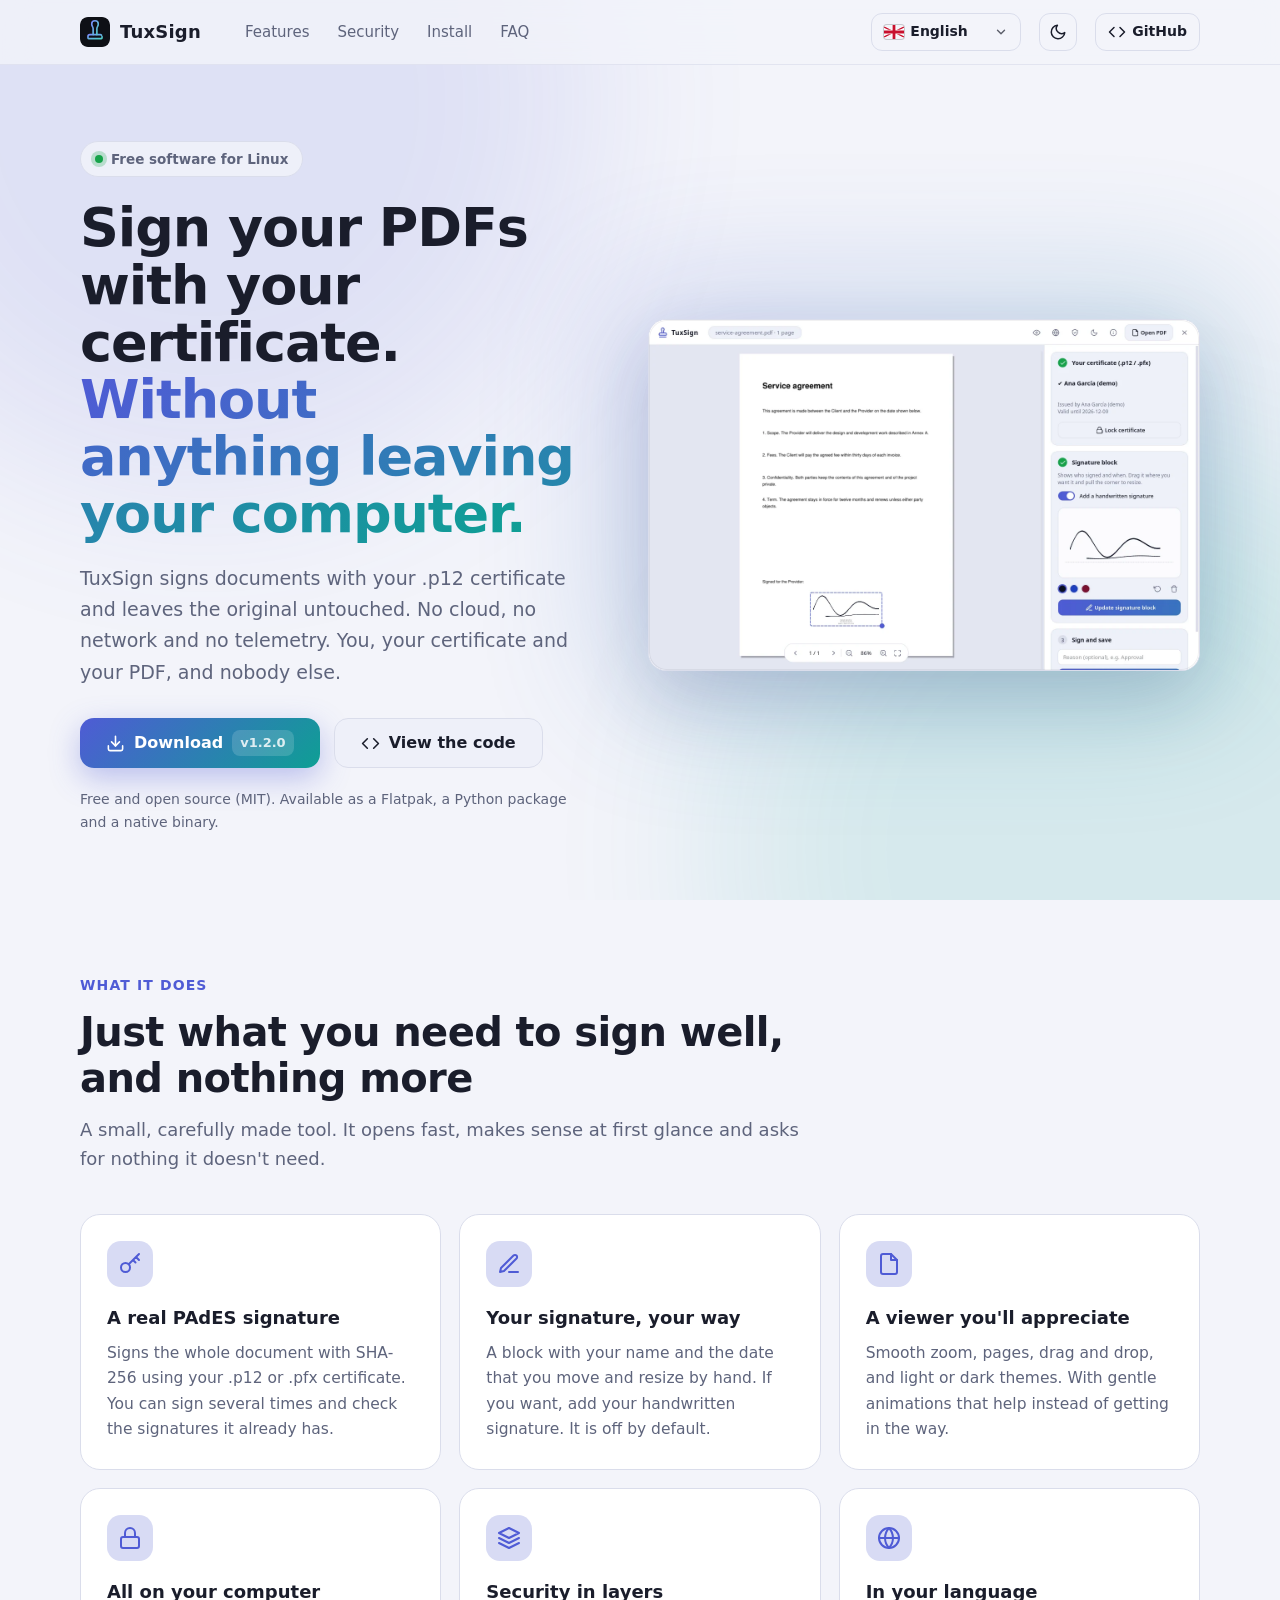
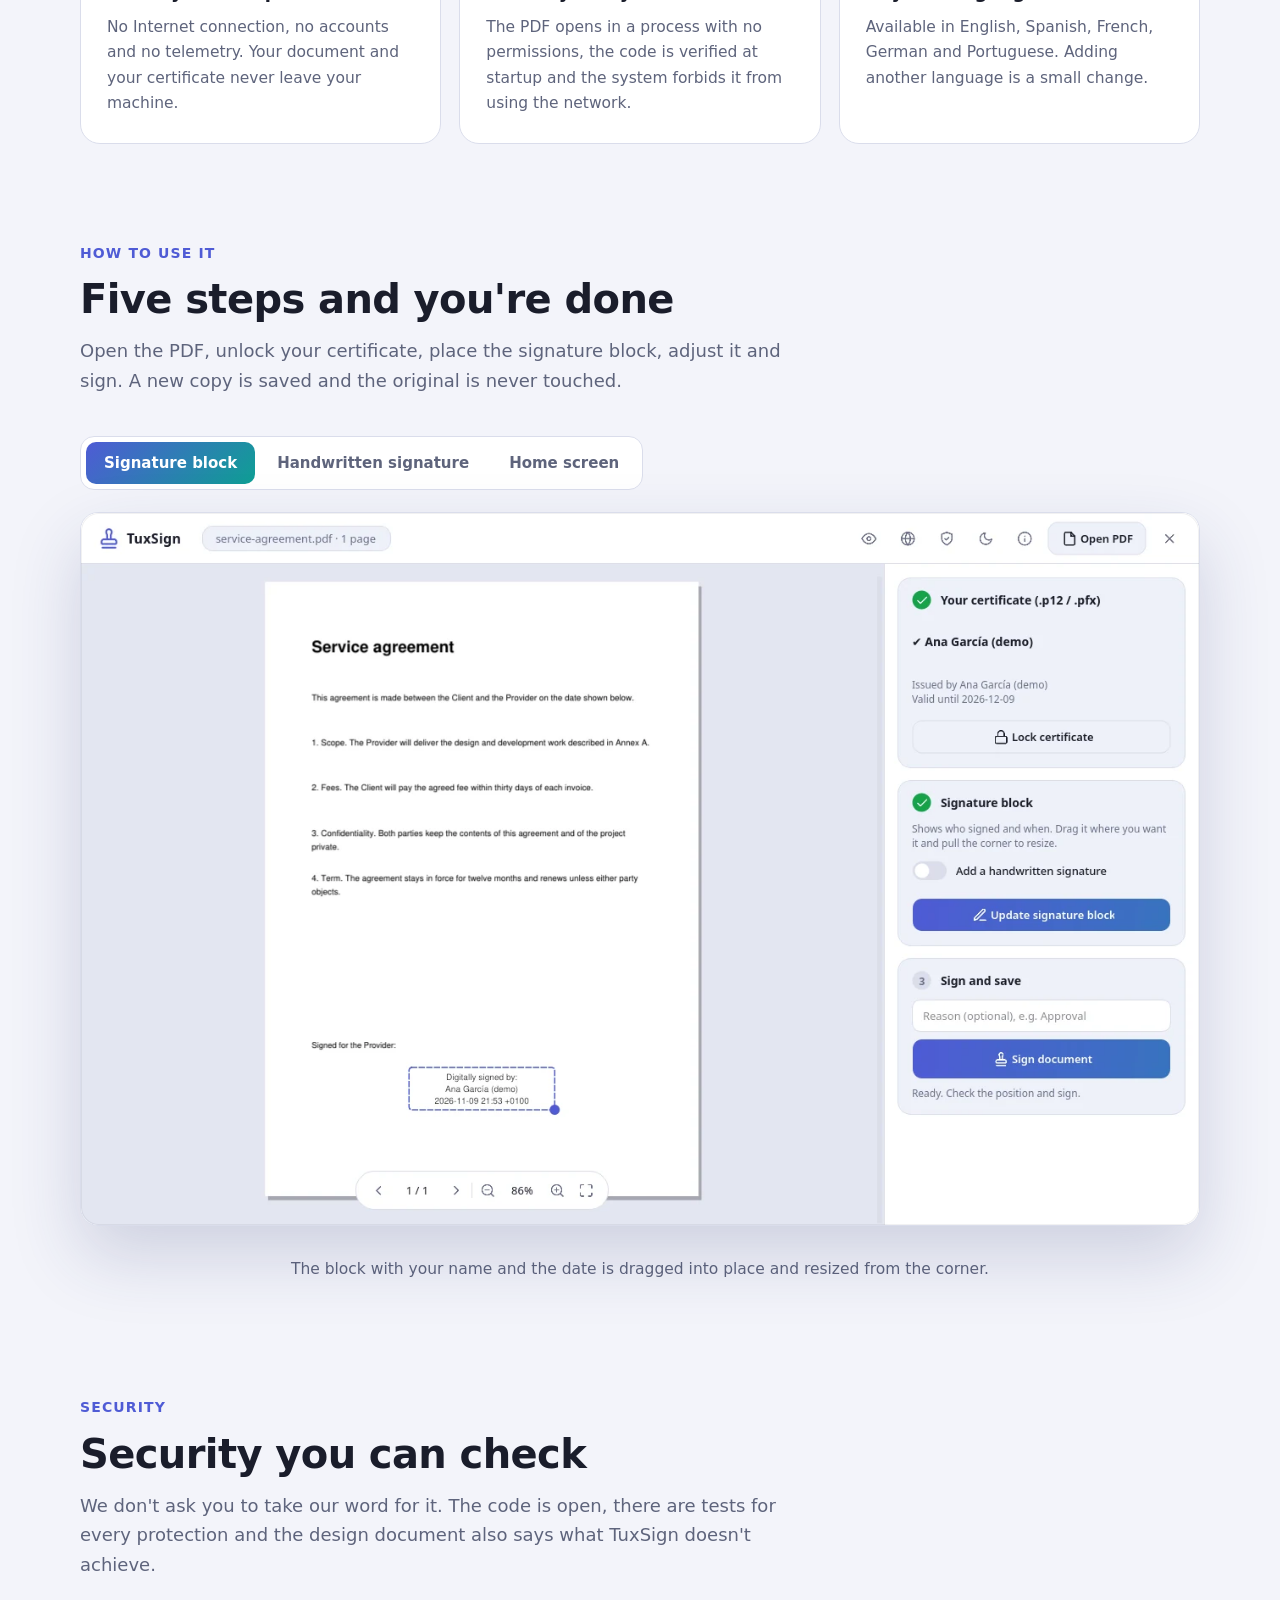
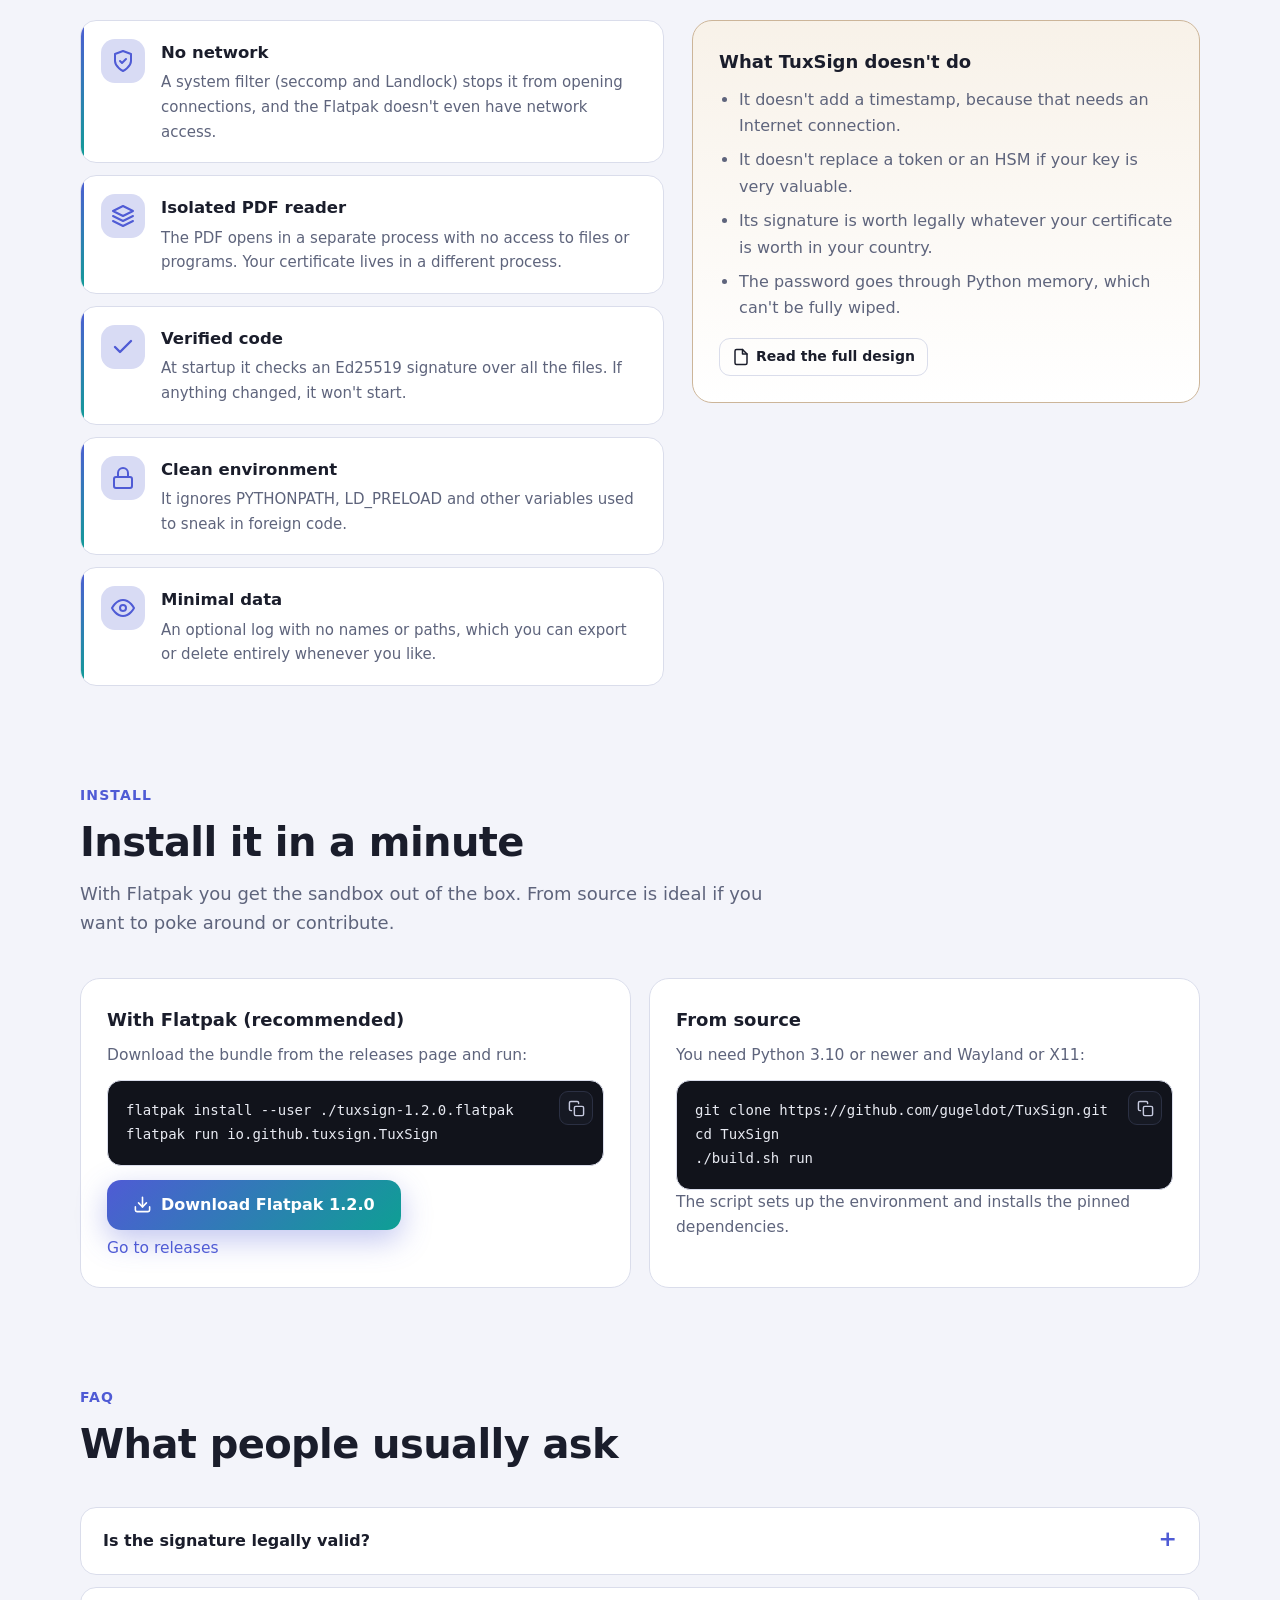
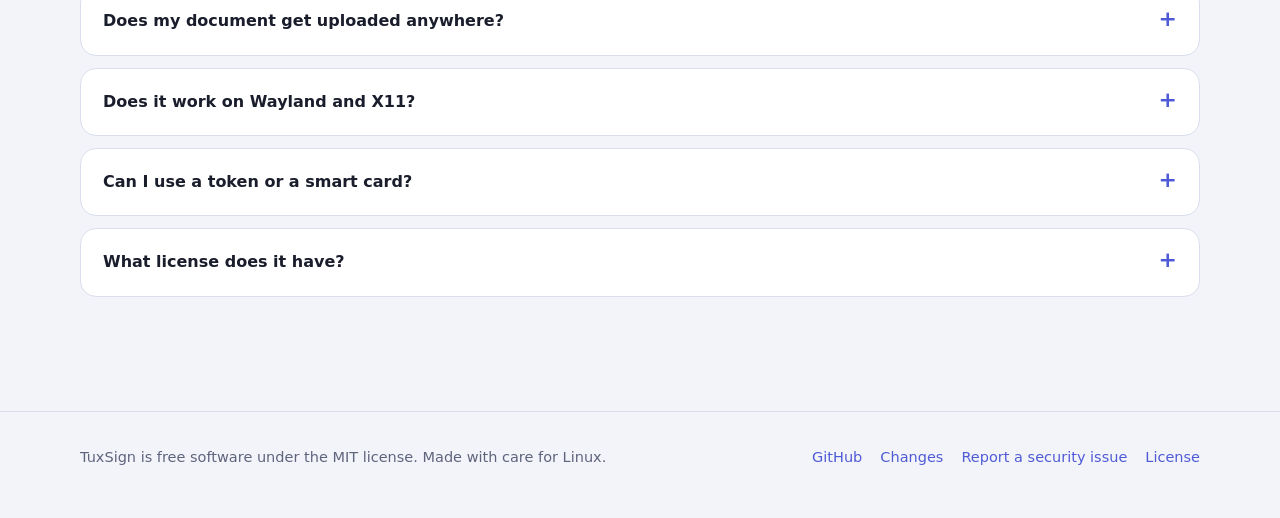
<file: docs/index.html>
<!doctype html>
<html lang="es" data-theme="dark">
<head>
  <meta charset="utf-8">
  <meta name="viewport" content="width=device-width, initial-scale=1">
  <title>TuxSign: firma PDF con tu certificado, todo en local</title>
  <meta name="description" content="TuxSign es una aplicación libre para Linux que firma PDF con tu certificado .p12 (PAdES). Sin nube, sin red y sin telemetría: todo se queda en tu equipo.">
  <meta name="author" content="Rodrigo Palomo Cuenca">
  <meta name="theme-color" content="#0E1016">
  <link rel="canonical" href="https://gugeldot.github.io/TuxSign/">
  <link rel="icon" href="favicon.ico" sizes="any">
  <link rel="icon" type="image/svg+xml" href="assets/favicon.svg">
  <link rel="icon" type="image/png" sizes="32x32" href="assets/favicon-32x32.png">
  <link rel="icon" type="image/png" sizes="16x16" href="assets/favicon-16x16.png">
  <link rel="apple-touch-icon" href="apple-touch-icon.png">

  <meta property="og:type" content="website">
  <meta property="og:site_name" content="TuxSign">
  <meta property="og:title" content="TuxSign: firma PDF con tu certificado, todo en local">
  <meta property="og:description" content="TuxSign es una aplicación libre para Linux que firma PDF con tu certificado .p12 (PAdES). Sin nube, sin red y sin telemetría: todo se queda en tu equipo.">
  <meta property="og:url" content="https://gugeldot.github.io/TuxSign/">
  <meta property="og:image" content="https://gugeldot.github.io/TuxSign/assets/og/og-tuxsign.png">
  <meta property="og:image:type" content="image/png">
  <meta property="og:image:width" content="1200">
  <meta property="og:image:height" content="627">
  <meta property="og:image:alt" content="TuxSign: firma tus PDF con tu certificado, sin que nada salga de tu ordenador.">
  <meta property="og:locale" content="es_ES">
  <meta property="og:locale:alternate" content="en_US">
  <meta property="og:locale:alternate" content="fr_FR">
  <meta property="og:locale:alternate" content="de_DE">
  <meta property="og:locale:alternate" content="pt_BR">
  <meta name="twitter:card" content="summary_large_image">
  <meta name="twitter:title" content="TuxSign: firma PDF con tu certificado, todo en local">
  <meta name="twitter:description" content="TuxSign es una aplicación libre para Linux que firma PDF con tu certificado .p12 (PAdES). Sin nube, sin red y sin telemetría: todo se queda en tu equipo.">
  <meta name="twitter:image" content="https://gugeldot.github.io/TuxSign/assets/og/og-tuxsign.png">
  <meta name="twitter:image:alt" content="TuxSign: firma tus PDF con tu certificado, sin que nada salga de tu ordenador.">
  <link rel="stylesheet" href="assets/site.css">
  <script>
    /* Aplica el tema antes de pintar para evitar parpadeos. */
    (function () {
      var t = null;
      try { t = localStorage.getItem("tuxsign-theme"); } catch (e) {}
      if (!t) { t = window.matchMedia && window.matchMedia("(prefers-color-scheme: light)").matches ? "light" : "dark"; }
      document.documentElement.setAttribute("data-theme", t);
    })();
  </script>
</head>
<body>
  <a class="skip" href="#main" data-i18n="skip">Saltar al contenido</a>

  <svg width="0" height="0" style="position:absolute" aria-hidden="true">
    <defs>
      <symbol id="i-file" viewBox="0 0 24 24" fill="none" stroke="currentColor" stroke-width="2" stroke-linecap="round" stroke-linejoin="round"><path d="M14 2H6a2 2 0 0 0-2 2v16a2 2 0 0 0 2 2h12a2 2 0 0 0 2-2V8z"/><polyline points="14 2 14 8 20 8"/></symbol>
      <symbol id="i-pen" viewBox="0 0 24 24" fill="none" stroke="currentColor" stroke-width="2" stroke-linecap="round" stroke-linejoin="round"><path d="M12 20h9"/><path d="M16.5 3.5a2.121 2.121 0 0 1 3 3L7 19l-4 1 1-4L16.5 3.5z"/></symbol>
      <symbol id="i-shield" viewBox="0 0 24 24" fill="none" stroke="currentColor" stroke-width="2" stroke-linecap="round" stroke-linejoin="round"><path d="M12 22s8-4 8-10V5l-8-3-8 3v7c0 6 8 10 8 10z"/><polyline points="9 12 11 14 15 10"/></symbol>
      <symbol id="i-lock" viewBox="0 0 24 24" fill="none" stroke="currentColor" stroke-width="2" stroke-linecap="round" stroke-linejoin="round"><rect x="3" y="11" width="18" height="11" rx="2"/><path d="M7 11V7a5 5 0 0 1 10 0v4"/></symbol>
      <symbol id="i-globe" viewBox="0 0 24 24" fill="none" stroke="currentColor" stroke-width="2" stroke-linecap="round" stroke-linejoin="round"><circle cx="12" cy="12" r="10"/><line x1="2" y1="12" x2="22" y2="12"/><path d="M12 2a15.3 15.3 0 0 1 4 10 15.3 15.3 0 0 1-4 10 15.3 15.3 0 0 1-4-10 15.3 15.3 0 0 1 4-10z"/></symbol>
      <symbol id="i-key" viewBox="0 0 24 24" fill="none" stroke="currentColor" stroke-width="2" stroke-linecap="round" stroke-linejoin="round"><circle cx="7.5" cy="15.5" r="4.5"/><path d="M10.7 12.3 21 2m-3 3 3 3m-6 0 2.5 2.5"/></symbol>
      <symbol id="i-layers" viewBox="0 0 24 24" fill="none" stroke="currentColor" stroke-width="2" stroke-linecap="round" stroke-linejoin="round"><polygon points="12 2 2 7 12 12 22 7 12 2"/><polyline points="2 17 12 22 22 17"/><polyline points="2 12 12 17 22 12"/></symbol>
      <symbol id="i-eye" viewBox="0 0 24 24" fill="none" stroke="currentColor" stroke-width="2" stroke-linecap="round" stroke-linejoin="round"><path d="M1 12s4-8 11-8 11 8 11 8-4 8-11 8-11-8-11-8z"/><circle cx="12" cy="12" r="3"/></symbol>
      <symbol id="i-down" viewBox="0 0 24 24" fill="none" stroke="currentColor" stroke-width="2" stroke-linecap="round" stroke-linejoin="round"><path d="M21 15v4a2 2 0 0 1-2 2H5a2 2 0 0 1-2-2v-4"/><polyline points="7 10 12 15 17 10"/><line x1="12" y1="15" x2="12" y2="3"/></symbol>
      <symbol id="i-code" viewBox="0 0 24 24" fill="none" stroke="currentColor" stroke-width="2" stroke-linecap="round" stroke-linejoin="round"><polyline points="16 18 22 12 16 6"/><polyline points="8 6 2 12 8 18"/></symbol>
      <symbol id="i-copy" viewBox="0 0 24 24" fill="none" stroke="currentColor" stroke-width="2" stroke-linecap="round" stroke-linejoin="round"><rect x="9" y="9" width="13" height="13" rx="2"/><path d="M5 15H4a2 2 0 0 1-2-2V4a2 2 0 0 1 2-2h9a2 2 0 0 1 2 2v1"/></symbol>
      <symbol id="i-check" viewBox="0 0 24 24" fill="none" stroke="currentColor" stroke-width="2.4" stroke-linecap="round" stroke-linejoin="round"><polyline points="20 6 9 17 4 12"/></symbol>
      <symbol id="i-sun" viewBox="0 0 24 24" fill="none" stroke="currentColor" stroke-width="2" stroke-linecap="round" stroke-linejoin="round"><circle cx="12" cy="12" r="5"/><line x1="12" y1="1" x2="12" y2="3"/><line x1="12" y1="21" x2="12" y2="23"/><line x1="4.22" y1="4.22" x2="5.64" y2="5.64"/><line x1="18.36" y1="18.36" x2="19.78" y2="19.78"/><line x1="1" y1="12" x2="3" y2="12"/><line x1="21" y1="12" x2="23" y2="12"/><line x1="4.22" y1="19.78" x2="5.64" y2="18.36"/><line x1="18.36" y1="5.64" x2="19.78" y2="4.22"/></symbol>
      <symbol id="i-moon" viewBox="0 0 24 24" fill="none" stroke="currentColor" stroke-width="2" stroke-linecap="round" stroke-linejoin="round"><path d="M21 12.79A9 9 0 1 1 11.21 3 7 7 0 0 0 21 12.79z"/></symbol>
    </defs>
  </svg>

  <div class="blobs" aria-hidden="true"><div class="blob a"></div><div class="blob b"></div></div>

  <header class="top">
    <div class="wrap bar">
      <a class="brand" href="#top" aria-label="TuxSign"><img src="assets/favicon.svg" alt="" width="30" height="30">TuxSign</a>
      <nav class="links" aria-label="Principal">
        <a href="#funciones" data-i18n="nav_features">Funciones</a>
        <a href="#seguridad" data-i18n="nav_security">Seguridad</a>
        <a href="#instalar" data-i18n="nav_install">Instalar</a>
        <a href="#preguntas" data-i18n="nav_faq">Preguntas</a>
      </nav>
      <div class="spacer"></div>
      <div class="lang-dd">
        <button class="chip-btn" id="lang" type="button" aria-label="Idioma / Language" aria-haspopup="listbox" aria-expanded="false" aria-controls="lang-menu"><img class="flag" id="lang-flag" src="assets/flags/es.svg" alt="" width="20" height="14"><span id="lang-label">Español</span><svg class="chev" viewBox="0 0 24 24" fill="none" stroke="currentColor" stroke-width="2.4" stroke-linecap="round" stroke-linejoin="round"><path d="m6 9 6 6 6-6"/></svg></button>
        <ul class="lang-menu" id="lang-menu" role="listbox" aria-label="Idioma / Language" hidden></ul>
      </div>
      <button class="chip-btn icon-only" id="theme" type="button" aria-label="Cambiar tema" data-i18n-aria="aria_theme"><svg><use id="theme-icon" href="#i-sun"/></svg></button>
      <a class="chip-btn" href="https://github.com/gugeldot/TuxSign"><svg><use href="#i-code"/></svg>GitHub</a>
    </div>
  </header>

  <main id="main">
    <div class="wrap hero" id="top">
      <div>
        <span class="eyebrow reveal"><i></i><span data-i18n="eyebrow">Software libre para Linux</span></span>
        <h1 class="reveal d1"><span data-i18n="h1a">Firma tus PDF con tu certificado.</span> <span class="grad" data-i18n="h1b">Sin que nada salga de tu ordenador.</span></h1>
        <p class="lead reveal d2" data-i18n="lead">TuxSign firma documentos con tu certificado .p12 y deja el original intacto. Sin nube, sin red y sin telemetría. Tú, tu certificado y tu PDF, y nadie más.</p>
        <div class="cta reveal d3">
          <a class="btn primary" href="https://github.com/gugeldot/TuxSign/releases/download/v1.2.0/tuxsign-1.2.0.flatpak"><svg><use href="#i-down"/></svg><span data-i18n="cta_download">Descargar</span> <span class="ver">v1.2.0</span></a>
          <a class="btn" href="https://github.com/gugeldot/TuxSign"><svg><use href="#i-code"/></svg><span data-i18n="cta_code">Ver el código</span></a>
        </div>
        <p class="fine reveal d3" data-i18n="fine">Gratis y de código abierto (MIT). Disponible como Flatpak, paquete Python y binario nativo.</p>
      </div>
      <div class="hero-art reveal d2">
        <div class="glow" aria-hidden="true"></div>
        <div class="shot-frame"><img class="shot" data-shot="handwritten" src="assets/handwritten-es-dark.webp" width="1320" height="840" alt="TuxSign firmando un contrato con firma manuscrita" data-i18n-alt="alt_hero"></div>
      </div>
    </div>

    <section id="funciones">
      <div class="wrap">
        <div class="sec-head reveal">
          <span class="kicker" data-i18n="feat_kicker">Qué hace</span>
          <h2 data-i18n="feat_title">Lo justo para firmar bien, y nada más</h2>
          <p data-i18n="feat_sub">Una herramienta pequeña y cuidada. Se abre rápido, se entiende a la primera y no te pide nada que no necesite.</p>
        </div>
        <div class="grid">
          <article class="card reveal"><div class="ico"><svg><use href="#i-key"/></svg></div><h3 data-i18n="f1t">Firma PAdES de verdad</h3><p data-i18n="f1p">Firma con SHA-256 sobre todo el documento, usando tu certificado .p12 o .pfx. Puedes firmar varias veces y comprobar las firmas que ya trae.</p></article>
          <article class="card reveal d1"><div class="ico"><svg><use href="#i-pen"/></svg></div><h3 data-i18n="f2t">Tu firma, a tu manera</h3><p data-i18n="f2p">Un bloque con tu nombre y la fecha que mueves y redimensionas a mano. Si quieres, añade tu firma manuscrita. Viene desactivada.</p></article>
          <article class="card reveal d2"><div class="ico"><svg><use href="#i-file"/></svg></div><h3 data-i18n="f3t">Un visor que se agradece</h3><p data-i18n="f3p">Zoom suave, páginas, arrastrar y soltar, y tema claro u oscuro. Con animaciones discretas que ayudan en vez de molestar.</p></article>
          <article class="card reveal"><div class="ico"><svg><use href="#i-lock"/></svg></div><h3 data-i18n="f4t">Todo en tu equipo</h3><p data-i18n="f4p">Sin conexión a Internet, sin cuentas y sin telemetría. Tu documento y tu certificado no salen de tu ordenador.</p></article>
          <article class="card reveal d1"><div class="ico"><svg><use href="#i-layers"/></svg></div><h3 data-i18n="f5t">Seguridad por capas</h3><p data-i18n="f5p">El PDF se abre en un proceso sin permisos, el código se comprueba al arrancar y el sistema le prohíbe la red.</p></article>
          <article class="card reveal d2"><div class="ico"><svg><use href="#i-globe"/></svg></div><h3 data-i18n="f6t">En tu idioma</h3><p data-i18n="f6p">Disponible en inglés, español, francés, alemán y portugués. Añadir otro idioma es un cambio pequeño.</p></article>
        </div>
      </div>
    </section>

    <section id="como">
      <div class="wrap">
        <div class="sec-head reveal">
          <span class="kicker" data-i18n="how_kicker">Cómo se usa</span>
          <h2 data-i18n="how_title">Cinco pasos y listo</h2>
          <p data-i18n="how_sub">Abre el PDF, desbloquea tu certificado, coloca el bloque de firma, ajústalo y firma. Se guarda una copia nueva y el original no se toca.</p>
        </div>
        <div class="reveal">
          <div class="tabs" role="tablist" aria-label="Capturas">
            <button class="tab" role="tab" aria-selected="true" data-tab="block" data-i18n="tab_block">Bloque de firma</button>
            <button class="tab" role="tab" aria-selected="false" data-tab="handwritten" data-i18n="tab_hand">Firma manuscrita</button>
            <button class="tab" role="tab" aria-selected="false" data-tab="home" data-i18n="tab_home">Pantalla de inicio</button>
          </div>
          <div class="showcase">
            <div class="shot-frame"><img id="showcase-img" class="shot" data-shot="block" src="assets/block-es-dark.webp" width="1320" height="840" alt="Captura de TuxSign" loading="lazy"></div>
            <p class="caption" id="caption" data-i18n="cap_block">El bloque con tu nombre y la fecha se arrastra a su sitio y se ajusta de tamaño con la esquina.</p>
          </div>
        </div>
      </div>
    </section>

    <section id="seguridad">
      <div class="wrap">
        <div class="sec-head reveal">
          <span class="kicker" data-i18n="sec_kicker">Seguridad</span>
          <h2 data-i18n="sec_title">Seguridad que puedes comprobar</h2>
          <p data-i18n="sec_sub">No te pedimos que te fíes de nuestra palabra. El código es abierto, hay tests para cada protección y el documento de diseño dice también lo que TuxSign no consigue.</p>
        </div>
        <div class="sec-grid">
          <div class="layers">
            <div class="layer reveal"><div class="ico"><svg><use href="#i-shield"/></svg></div><div><h3 data-i18n="l1t">Sin red</h3><p data-i18n="l1p">Un filtro del sistema (seccomp y Landlock) le impide abrir conexiones, y el Flatpak ni siquiera tiene red.</p></div></div>
            <div class="layer reveal d1"><div class="ico"><svg><use href="#i-layers"/></svg></div><div><h3 data-i18n="l2t">Lector de PDF aislado</h3><p data-i18n="l2p">El PDF se abre en un proceso aparte, sin acceso a archivos ni a programas. Tu certificado vive en otro proceso distinto.</p></div></div>
            <div class="layer reveal d2"><div class="ico"><svg><use href="#i-check"/></svg></div><div><h3 data-i18n="l3t">Código verificado</h3><p data-i18n="l3p">Al arrancar se comprueba una firma Ed25519 sobre todos los archivos. Si algo ha cambiado, no arranca.</p></div></div>
            <div class="layer reveal"><div class="ico"><svg><use href="#i-lock"/></svg></div><div><h3 data-i18n="l4t">Entorno limpio</h3><p data-i18n="l4p">Ignora PYTHONPATH, LD_PRELOAD y otras variables que sirven para colar código ajeno.</p></div></div>
            <div class="layer reveal d1"><div class="ico"><svg><use href="#i-eye"/></svg></div><div><h3 data-i18n="l5t">Datos mínimos</h3><p data-i18n="l5p">Un registro opcional sin nombres ni rutas, que puedes exportar o borrar entero cuando quieras.</p></div></div>
          </div>
          <aside class="honest reveal d1">
            <h3 data-i18n="h_title">Lo que TuxSign no hace</h3>
            <ul>
              <li data-i18n="h1">No pone sello de tiempo, porque eso exige conectarse a Internet.</li>
              <li data-i18n="h2">No sustituye a un token o a un HSM si tu clave vale mucho.</li>
              <li data-i18n="h3">Su firma vale legalmente lo que valga tu certificado en tu país.</li>
              <li data-i18n="h4">La contraseña pasa por la memoria de Python, que no se puede borrar del todo.</li>
            </ul>
            <a class="chip-btn" href="https://github.com/gugeldot/TuxSign/blob/main/docs/seguridad.md"><svg><use href="#i-file"/></svg><span data-i18n="h_link">Leer el diseño completo</span></a>
          </aside>
        </div>
      </div>
    </section>

    <section id="instalar">
      <div class="wrap">
        <div class="sec-head reveal">
          <span class="kicker" data-i18n="ins_kicker">Instalar</span>
          <h2 data-i18n="ins_title">Instálalo en un minuto</h2>
          <p data-i18n="ins_sub">Con Flatpak tienes el entorno aislado de serie. Desde el código fuente es ideal si quieres curiosear o contribuir.</p>
        </div>
        <div class="install">
          <div class="card reveal">
            <h3 data-i18n="ins1t">Con Flatpak (recomendado)</h3>
            <p data-i18n="ins1p">Descarga el paquete desde la página de descargas y ejecuta:</p>
            <div class="code">flatpak install --user ./tuxsign-1.2.0.flatpak
flatpak run io.github.tuxsign.TuxSign<button class="copy" type="button" aria-label="Copiar" data-copy="flatpak install --user ./tuxsign-1.2.0.flatpak&#10;flatpak run io.github.tuxsign.TuxSign"><svg><use href="#i-copy"/></svg></button></div>
            <p class="dl"><a class="btn primary" href="https://github.com/gugeldot/TuxSign/releases/download/v1.2.0/tuxsign-1.2.0.flatpak"><svg><use href="#i-down"/></svg><span data-i18n="ins_dl">Descargar el Flatpak 1.2.0</span></a></p>
            <p class="note"><a href="https://github.com/gugeldot/TuxSign/releases/latest" data-i18n="ins_rel">Ir a las descargas</a></p>
          </div>
          <div class="card reveal d1">
            <h3 data-i18n="ins2t">Desde el código fuente</h3>
            <p data-i18n="ins2p">Necesitas Python 3.10 o superior y Wayland o X11:</p>
            <div class="code">git clone https://github.com/gugeldot/TuxSign.git
cd TuxSign
./build.sh run<button class="copy" type="button" aria-label="Copiar" data-copy="git clone https://github.com/gugeldot/TuxSign.git&#10;cd TuxSign&#10;./build.sh run"><svg><use href="#i-copy"/></svg></button></div>
            <p class="note" data-i18n="ins2n">El script prepara el entorno e instala las dependencias fijadas.</p>
          </div>
        </div>
      </div>
    </section>

    <section id="preguntas">
      <div class="wrap">
        <div class="sec-head reveal">
          <span class="kicker" data-i18n="faq_kicker">Preguntas</span>
          <h2 data-i18n="faq_title">Lo que suelen preguntar</h2>
        </div>
        <div class="reveal">
          <details><summary data-i18n="q1">¿La firma tiene validez legal?</summary><p data-i18n="a1">Depende de tu certificado y de la normativa de tu país. TuxSign genera una firma PAdES estándar con tu certificado, pero no es una herramienta certificada. Si lo necesitas para algo oficial, consulta qué exige quien lo va a recibir.</p></details>
          <details><summary data-i18n="q2">¿Mi documento se sube a algún sitio?</summary><p data-i18n="a2">No. TuxSign no usa la red: el sistema se lo impide y el paquete Flatpak ni siquiera la tiene. Puedes comprobarlo en el código, que es abierto.</p></details>
          <details><summary data-i18n="q3">¿Funciona en Wayland y en X11?</summary><p data-i18n="a3">Sí, en los dos. Una excepción: un DISPLAY de X11 por TCP, como el de ssh -X, no funciona porque la aplicación no puede abrir conexiones de red.</p></details>
          <details><summary data-i18n="q4">¿Puedo usar un token o una tarjeta?</summary><p data-i18n="a4">Todavía no. Ahora mismo solo admite certificados en archivo .p12 o .pfx. Soportar PKCS#11 sería una buena contribución.</p></details>
          <details><summary data-i18n="q5">¿Qué licencia tiene?</summary><p data-i18n="a5">El código es MIT. Los paquetes con binarios incluyen otras librerías con sus licencias, como PyMuPDF (AGPL-3.0) y Qt (LGPL-3.0), que hay que respetar si los redistribuyes.</p></details>
        </div>
      </div>
    </section>
  </main>

  <footer>
    <div class="wrap foot">
      <span data-i18n="foot">TuxSign es software libre bajo licencia MIT. Hecho con cariño para Linux.</span>
      <nav aria-label="Enlaces">
        <a href="https://github.com/gugeldot/TuxSign">GitHub</a>
        <a href="https://github.com/gugeldot/TuxSign/blob/main/CHANGELOG.md" data-i18n="foot_changes">Cambios</a>
        <a href="https://github.com/gugeldot/TuxSign/blob/main/SECURITY.md" data-i18n="foot_sec">Avisar de un fallo de seguridad</a>
        <a href="https://github.com/gugeldot/TuxSign/blob/main/LICENSE" data-i18n="foot_lic">Licencia</a>
      </nav>
    </div>
  </footer>

  <script src="assets/langs-extra.js" defer></script>
  <script src="assets/site.js" defer></script>
</body>
</html>
</file>
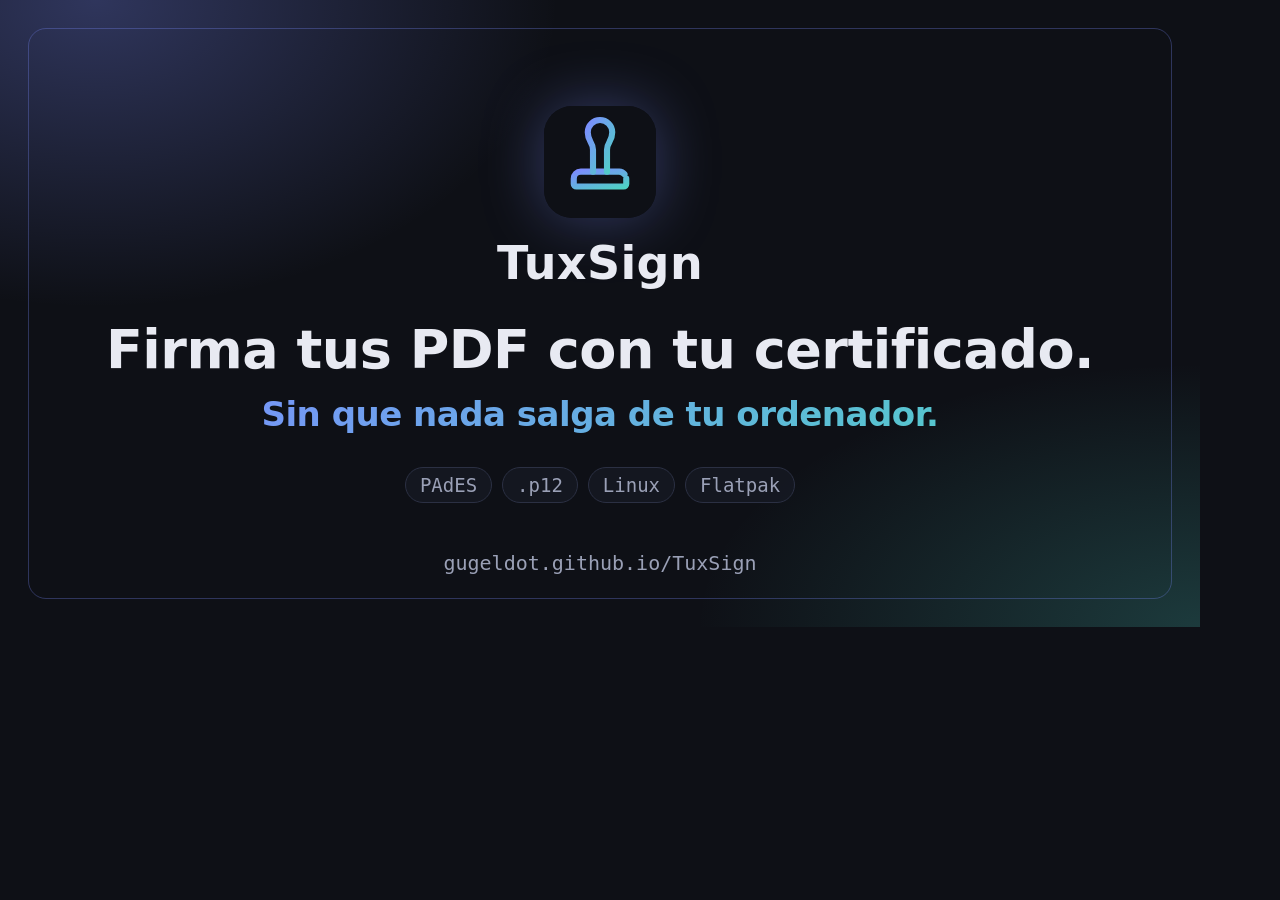
<file: docs/assets/og/src/og-tuxsign.html>
<!DOCTYPE html><html lang="es"><head><meta charset="utf-8"><title>OG - TuxSign</title>
<style>
/* Palette taken from docs/assets/site.css (dark theme) */
:root{--bg:#0E1016;--surface:#161923;--border:#2B3043;--text:#E8EAF2;--muted:#9AA0B6;--a:#7C8CFF;--b:#4FD1C5}
*{margin:0;padding:0;box-sizing:border-box}
html,body{width:1200px;height:627px;overflow:hidden}
body{background:var(--bg);color:var(--text);font-family:Inter,'Noto Sans','DejaVu Sans',Arial,sans-serif;position:relative}
body::before{content:'';position:absolute;inset:0;background:radial-gradient(ellipse 55% 70% at 8% 0%,rgba(124,140,255,.30),transparent 70%),radial-gradient(ellipse 60% 60% at 100% 100%,rgba(79,209,197,.22),transparent 70%)}
body::after{content:'';position:absolute;inset:28px;border:1px solid rgba(124,140,255,.30);border-radius:18px}
.col{position:absolute;z-index:2;left:0;right:0;top:0;bottom:0;display:flex;flex-direction:column;align-items:center;justify-content:center;text-align:center;padding-bottom:18px}
.brand{display:flex;flex-direction:column;align-items:center;gap:18px;font-weight:800;font-size:46px;letter-spacing:.4px;margin-bottom:30px}
.brand img{width:112px;height:112px;border-radius:28px;box-shadow:0 0 60px rgba(124,140,255,.35)}
h1{font-size:54px;line-height:1.1;white-space:nowrap;font-weight:800;letter-spacing:-.5px}
h1 span{display:block;margin-top:14px;font-size:34px;line-height:1.2;font-weight:700;background:linear-gradient(135deg,var(--a),var(--b));-webkit-background-clip:text;background-clip:text;color:transparent}
.tags{display:flex;gap:10px;margin-top:32px;justify-content:center;font-family:'JetBrains Mono','DejaVu Sans Mono',monospace;font-size:19px;color:var(--muted)}
.tags b{font-weight:500;padding:6px 14px;border:1px solid var(--border);border-radius:999px;background:rgba(22,25,35,.8)}
.url{position:absolute;z-index:2;left:0;right:0;text-align:center;bottom:52px;font-family:'JetBrains Mono','DejaVu Sans Mono',monospace;font-size:20px;color:var(--muted)}
</style></head><body>
<div class="col">
  <div class="brand"><img src="../../favicon.svg" alt="">TuxSign</div>
  <h1>Firma tus PDF con tu certificado.<span>Sin que nada salga de tu ordenador.</span></h1>
  <div class="tags"><b>PAdES</b><b>.p12</b><b>Linux</b><b>Flatpak</b></div>
</div>
<div class="url">gugeldot.github.io/TuxSign</div>
</body></html>
</file>
<file: docs/assets/site.css>
/* TuxSign: misma paleta y estética que la aplicación. Sin fuentes ni recursos externos. */
:root {
  --bg: #0E1016; --surface: #161923; --surface2: #1E2230; --border: #2B3043;
  --text: #E8EAF2; --muted: #9AA0B6; --accent: #7C8CFF; --accent2: #4FD1C5;
  --on-accent: #0B0E1A; --ok: #4ADE80; --warn: #FBBF24; --shadow: 0 30px 80px rgba(0,0,0,.45);
  --grad: linear-gradient(135deg, var(--accent), var(--accent2));
  --font: Inter, "Noto Sans", Cantarell, system-ui, -apple-system, "Segoe UI", sans-serif;
  --mono: ui-monospace, "JetBrains Mono", "DejaVu Sans Mono", Menlo, monospace;
}
:root[data-theme="light"] {
  --bg: #F3F4FA; --surface: #FFFFFF; --surface2: #EEF0F9; --border: #DADDEB;
  --text: #1A1D2B; --muted: #5E647C; --accent: #4F5BD5; --accent2: #0E9F94;
  --on-accent: #FFFFFF; --ok: #16A34A; --warn: #B7791F; --shadow: 0 30px 70px rgba(40,50,110,.18);
}
* { box-sizing: border-box; }
html { scroll-behavior: smooth; scroll-padding-top: 84px; }
body { margin: 0; background: var(--bg); color: var(--text); font: 16px/1.65 var(--font); -webkit-font-smoothing: antialiased; overflow-x: hidden; }
img { max-width: 100%; height: auto; display: block; }
a { color: var(--accent); text-decoration: none; }
a:hover { text-decoration: underline; }
:focus-visible { outline: 2px solid var(--accent); outline-offset: 3px; border-radius: 8px; }
.wrap { width: min(1120px, calc(100% - 40px)); margin: 0 auto; }
.skip { position: absolute; left: -999px; top: 8px; background: var(--surface); padding: 8px 14px; border-radius: 10px; z-index: 100; }
.skip:focus { left: 12px; }

/* fondo con manchas suaves */
.blobs { position: fixed; inset: 0; z-index: -1; overflow: hidden; pointer-events: none; }
.blob { position: absolute; width: 60vmax; height: 60vmax; border-radius: 50%; filter: blur(90px); opacity: .16; animation: drift 26s ease-in-out infinite alternate; }
.blob.a { background: var(--accent); top: -22vmax; left: -14vmax; }
.blob.b { background: var(--accent2); bottom: -26vmax; right: -16vmax; animation-delay: -9s; }
:root[data-theme="light"] .blob { opacity: .12; }
@keyframes drift { to { transform: translate3d(6vmax, 4vmax, 0) scale(1.08); } }

/* cabecera */
header.top { position: sticky; top: 0; z-index: 50; backdrop-filter: blur(14px); background: color-mix(in srgb, var(--bg) 78%, transparent); border-bottom: 1px solid color-mix(in srgb, var(--border) 70%, transparent); }
.bar { display: flex; align-items: center; gap: 18px; height: 64px; }
.brand { display: flex; align-items: center; gap: 10px; font-weight: 800; font-size: 18px; color: var(--text); letter-spacing: .2px; }
.brand:hover { text-decoration: none; }
.brand img { width: 30px; height: 30px; border-radius: 8px; }
nav.links { display: flex; gap: 4px; margin-left: 14px; }
nav.links a { color: var(--muted); padding: 8px 12px; border-radius: 10px; font-weight: 500; font-size: 15px; }
nav.links a:hover { color: var(--text); background: var(--surface2); text-decoration: none; }
.spacer { flex: 1; }
.chip-btn { display: inline-flex; align-items: center; gap: 6px; height: 38px; padding: 0 12px; border-radius: 11px; background: transparent; border: 1px solid var(--border); color: var(--text); font: inherit; font-size: 14px; font-weight: 600; cursor: pointer; transition: border-color .18s, background .18s, transform .18s; }
.chip-btn:hover { border-color: var(--accent); background: color-mix(in srgb, var(--accent) 10%, transparent); text-decoration: none; }
.chip-btn:active { transform: scale(.97); }
.chip-btn svg { width: 18px; height: 18px; }
.icon-only { width: 38px; padding: 0; justify-content: center; }

/* botones */
.btn { display: inline-flex; align-items: center; justify-content: center; gap: 9px; height: 50px; padding: 0 26px; border-radius: 14px; font-weight: 700; font-size: 16px; border: 1px solid var(--border); color: var(--text); background: var(--surface2); cursor: pointer; transition: transform .18s, box-shadow .18s, border-color .18s; font-family: inherit; }
.btn:hover { transform: translateY(-2px); text-decoration: none; border-color: var(--accent); }
.btn.primary { background: var(--grad); color: var(--on-accent); border: 0; box-shadow: 0 10px 30px color-mix(in srgb, var(--accent) 35%, transparent); }
.btn.primary:hover { box-shadow: 0 14px 38px color-mix(in srgb, var(--accent) 50%, transparent); }
.btn svg { width: 19px; height: 19px; }

/* hero */
.hero { padding: 76px 0 40px; display: grid; grid-template-columns: 1.02fr 1.1fr; gap: 56px; align-items: center; }
.eyebrow { display: inline-flex; gap: 8px; align-items: center; padding: 6px 14px; border-radius: 99px; background: var(--surface2); border: 1px solid var(--border); color: var(--muted); font-size: 13.5px; font-weight: 600; }
.eyebrow i { width: 8px; height: 8px; border-radius: 50%; background: var(--ok); box-shadow: 0 0 0 4px color-mix(in srgb, var(--ok) 25%, transparent); }
h1 { font-size: clamp(34px, 4.3vw, 54px); line-height: 1.06; letter-spacing: -.02em; margin: 22px 0 20px; font-weight: 800; }
.grad { background: var(--grad); -webkit-background-clip: text; background-clip: text; color: transparent; }
.lead { font-size: 19px; color: var(--muted); max-width: 52ch; margin: 0 0 30px; }
.cta { display: flex; gap: 14px; flex-wrap: wrap; }
.fine { margin-top: 20px; color: var(--muted); font-size: 14px; }
.shot-frame { position: relative; border-radius: 18px; overflow: hidden; border: 1px solid var(--border); background: var(--surface); box-shadow: var(--shadow); animation: float 7s ease-in-out infinite; transform-origin: center; }
.shot-frame::after { content: ""; position: absolute; inset: 0; border-radius: inherit; box-shadow: inset 0 0 0 1px color-mix(in srgb, var(--text) 6%, transparent); pointer-events: none; }
@keyframes float { 50% { transform: translateY(-10px); } }
.glow { position: absolute; inset: -8% -6%; background: var(--grad); filter: blur(70px); opacity: .22; z-index: -1; border-radius: 40px; }
.hero-art { position: relative; }

/* secciones */
section { padding: 84px 0 12px; }
.sec-head { max-width: 720px; margin: 0 0 40px; }
.kicker { color: var(--accent); font-weight: 700; font-size: 14px; letter-spacing: .08em; text-transform: uppercase; }
h2 { font-size: clamp(28px, 3.6vw, 40px); line-height: 1.15; letter-spacing: -.015em; margin: 10px 0 14px; font-weight: 800; }
.sec-head p { color: var(--muted); font-size: 18px; margin: 0; }

.grid { display: grid; grid-template-columns: repeat(3, 1fr); gap: 18px; }
.card { background: var(--surface); border: 1px solid var(--border); border-radius: 20px; padding: 26px; transition: transform .22s, border-color .22s, box-shadow .22s; }
.card:hover { transform: translateY(-4px); border-color: color-mix(in srgb, var(--accent) 55%, var(--border)); box-shadow: 0 18px 40px color-mix(in srgb, var(--accent) 10%, transparent); }
.ico { width: 46px; height: 46px; border-radius: 14px; display: grid; place-items: center; background: color-mix(in srgb, var(--accent) 14%, var(--surface2)); color: var(--accent); margin-bottom: 16px; }
.ico svg { width: 24px; height: 24px; }
.card h3 { margin: 0 0 8px; font-size: 18px; }
.card p { margin: 0; color: var(--muted); font-size: 15.5px; }

/* escaparate con pestañas */
.tabs { display: inline-flex; gap: 4px; padding: 5px; border-radius: 14px; background: var(--surface); border: 1px solid var(--border); margin-bottom: 22px; flex-wrap: wrap; }
.tab { border: 0; background: transparent; color: var(--muted); font: inherit; font-weight: 600; font-size: 15px; padding: 9px 18px; border-radius: 10px; cursor: pointer; transition: background .18s, color .18s; }
.tab:hover { color: var(--text); }
.tab[aria-selected="true"] { background: var(--grad); color: var(--on-accent); }
.showcase { display: grid; grid-template-columns: 1fr; gap: 16px; }
.showcase .shot-frame { animation: none; }
.shot-frame img { transition: opacity .28s; }
.caption { color: var(--muted); text-align: center; font-size: 15.5px; min-height: 1.6em; }

/* seguridad */
.sec-grid { display: grid; grid-template-columns: 1.15fr 1fr; gap: 28px; align-items: start; }
.layers { display: grid; gap: 12px; }
.layer { display: grid; grid-template-columns: 44px 1fr; gap: 16px; align-items: start; background: var(--surface); border: 1px solid var(--border); border-radius: 16px; padding: 18px 20px; position: relative; overflow: hidden; }
.layer::before { content: ""; position: absolute; left: 0; top: 0; bottom: 0; width: 3px; background: var(--grad); }
.layer .ico { margin: 0; width: 44px; height: 44px; }
.layer h3 { margin: 0 0 4px; font-size: 16.5px; }
.layer p { margin: 0; color: var(--muted); font-size: 15px; }
.honest { background: linear-gradient(180deg, color-mix(in srgb, var(--warn) 10%, var(--surface)), var(--surface)); border: 1px solid color-mix(in srgb, var(--warn) 40%, var(--border)); border-radius: 20px; padding: 26px; position: sticky; top: 90px; }
.honest h3 { margin: 0 0 10px; font-size: 18px; }
.honest ul { margin: 0 0 16px; padding-left: 20px; color: var(--muted); }
.honest li { margin-bottom: 8px; }

/* instalar */
.install { display: grid; grid-template-columns: 1fr 1fr; gap: 18px; }
.code { position: relative; background: #0A0C11; color: #E8EAF2; border: 1px solid var(--border); border-radius: 14px; padding: 18px 56px 18px 18px; font: 14px/1.7 var(--mono); overflow-x: auto; margin: 12px 0 0; white-space: pre; }
:root[data-theme="light"] .code { background: #11131B; }
.copy { position: absolute; top: 10px; right: 10px; width: 34px; height: 34px; border-radius: 9px; border: 1px solid #2B3043; background: #161923; color: #C7CBE0; display: grid; place-items: center; cursor: pointer; transition: background .18s, color .18s; }
.copy:hover { background: #1E2230; color: #fff; }
.copy svg { width: 17px; height: 17px; }
.copy.done { color: var(--ok); }
.note { color: var(--muted); font-size: 14.5px; margin-top: 18px; }
details { background: var(--surface); border: 1px solid var(--border); border-radius: 16px; padding: 4px 22px; margin-bottom: 12px; }
summary { cursor: pointer; font-weight: 700; padding: 16px 0; list-style: none; display: flex; justify-content: space-between; gap: 12px; }
summary::-webkit-details-marker { display: none; }
summary::after { content: "+"; color: var(--accent); font-size: 22px; line-height: 1; transition: transform .2s; }
details[open] summary::after { transform: rotate(45deg); }
details p { margin: 0 0 18px; color: var(--muted); }

footer { margin-top: 90px; border-top: 1px solid var(--border); padding: 34px 0 48px; color: var(--muted); font-size: 14.5px; }
.foot { display: flex; justify-content: space-between; gap: 18px; flex-wrap: wrap; align-items: center; }
.foot nav { display: flex; gap: 18px; flex-wrap: wrap; }

/* animación de entrada */
.reveal { opacity: 0; transform: translateY(22px); transition: opacity .7s cubic-bezier(.2,.7,.2,1), transform .7s cubic-bezier(.2,.7,.2,1); }
.reveal.in { opacity: 1; transform: none; }
.reveal.d1 { transition-delay: .08s; } .reveal.d2 { transition-delay: .16s; } .reveal.d3 { transition-delay: .24s; }

@media (max-width: 920px) {
  .hero { grid-template-columns: 1fr; padding-top: 48px; gap: 36px; }
  .grid { grid-template-columns: repeat(2, 1fr); }
  .sec-grid, .install { grid-template-columns: 1fr; }
  .honest { position: static; }
}
@media (max-width: 640px) {
  nav.links { display: none; }
  .grid { grid-template-columns: 1fr; }
  .btn { width: 100%; }
  section { padding-top: 60px; }
}
@media (prefers-reduced-motion: reduce) {
  *, *::before, *::after { animation: none !important; transition: none !important; scroll-behavior: auto !important; }
  .reveal { opacity: 1; transform: none; }
}

/* cambio de idioma: desenfoque y enfoque */
[data-i18n], img[data-shot], title { transition: filter .24s ease, opacity .24s ease; }
.lang-out [data-i18n], .lang-out img[data-shot] { filter: blur(10px); opacity: 0; }
.btn .ver { font-weight: 600; font-size: 13px; opacity: .85; padding: 2px 8px; border-radius: 8px; background: color-mix(in srgb, var(--on-accent) 18%, transparent); }
.install .dl { margin: 14px 0 6px; }
@media (prefers-reduced-motion: reduce) { .lang-out [data-i18n], .lang-out img[data-shot] { filter: none; opacity: 1; } }

/* cambio de tema: cortina de arriba a abajo */
::view-transition-old(root), ::view-transition-new(root) { animation: none; mix-blend-mode: normal; }
::view-transition-new(root) { animation: curtain .75s cubic-bezier(.65, 0, .35, 1) both; }
@keyframes curtain { from { clip-path: inset(0 0 100% 0); } to { clip-path: inset(0 0 0 0); } }
@keyframes curtain-up { from { clip-path: inset(100% 0 0 0); } to { clip-path: inset(0 0 0 0); } }
:root[data-curtain="up"]::view-transition-new(root) { animation-name: curtain-up; }

/* selector de idioma */
.lang-dd { position: relative; }
.chip-btn .chev { width: 14px; height: 14px; opacity: .7; transition: transform .18s; }
#lang[aria-expanded="true"] .chev { transform: rotate(180deg); }
.lang-menu { position: absolute; left: 0; right: 0; top: calc(100% + 6px); box-sizing: border-box; z-index: 60; margin: 0; padding: 4px; list-style: none; background: var(--surface2); border: 1px solid var(--border); border-radius: 12px; box-shadow: 0 16px 40px rgb(0 0 0 / .3); }
.lang-menu[hidden] { display: none; }
.lang-menu li { padding: 8px 8px; border-radius: 8px; font-size: 14px; font-weight: 600; cursor: pointer; white-space: nowrap; outline: none; }
.lang-menu li:hover, .lang-menu li:focus-visible { background: color-mix(in srgb, var(--accent) 14%, transparent); }
.lang-menu li[aria-selected="true"] { color: var(--accent); }
.lang-menu li[aria-selected="true"]::after { content: " ✓"; }
.flag, .lang-menu img { width: 20px; height: 14px; border-radius: 3px; object-fit: cover; box-shadow: 0 0 0 1px rgb(0 0 0 / .18); flex: none; }
.lang-menu li { display: flex; align-items: center; gap: 10px; }
.lang-menu li[aria-selected="true"]::after { margin-left: auto; padding-left: 12px; }
#lang { width: 100%; min-width: 150px; }
#lang .chev { margin-left: auto; }
</file>
